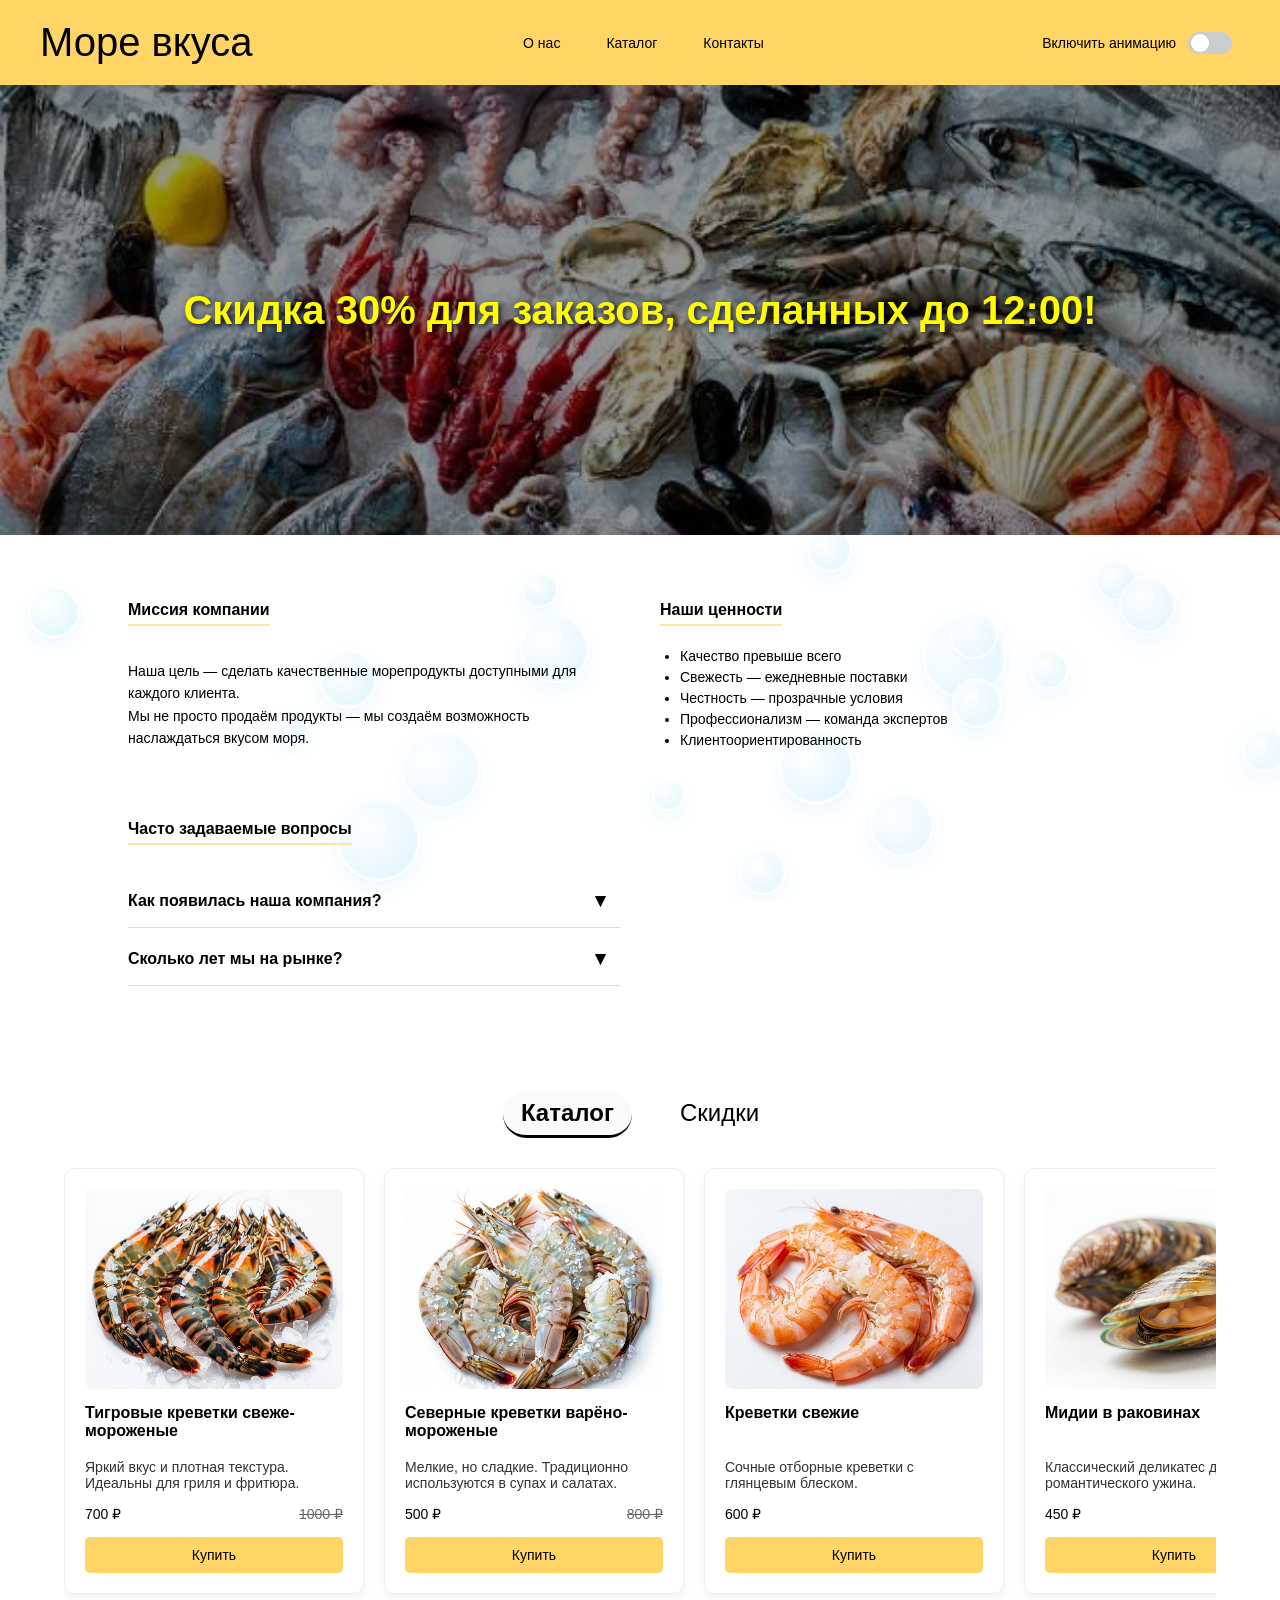
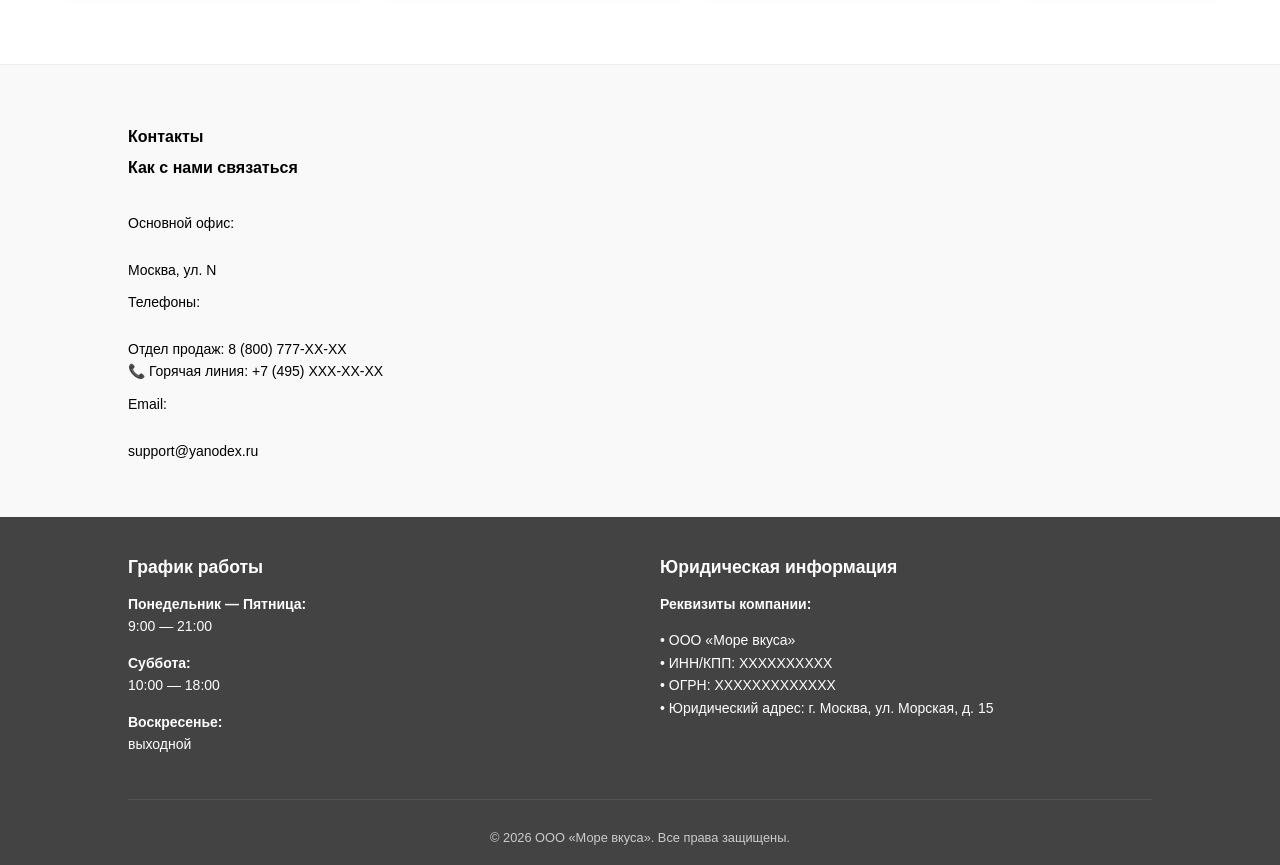
<file: index.html>
<!DOCTYPE html>
<html lang="ru">
<head>
    <meta charset="UTF-8">
    <meta name="viewport" content="width=device-width, initial-scale=1.0, user-scalable=yes">
    <title>Море вкуса</title>
    <link rel="stylesheet" href="style.css">
</head>
<body>
    <header>
        <h1 class="logo">Море вкуса</h1>
        <nav>
            <ul>
                <li><a href="#about">О нас</a></li>
                <li><a href="#catalog">Каталог</a></li>
                <li><a href="#contacts">Контакты</a></li>
            </ul>
        </nav>
        <div class="switch-container" id="animToggleContainer">
            <span>Включить анимацию</span>
            <div class="toggle-switch" id="animToggle"></div>
        </div>
    </header>
    <section class="hero">
        <div class="hero-text">Скидка 30% для заказов, сделанных до 12:00!</div>
    </section>
    <section id="about" class="about-section">
        <div class="content-wrapper">
            <div class="mission-block">
                <h3>Миссия компании</h3>
                <p>Наша цель — сделать качественные морепродукты доступными для каждого клиента.<br>Мы не просто продаём продукты — мы создаём возможность наслаждаться вкусом моря.</p>
            </div>
            <div class="values-block">
                <h3>Наши ценности</h3>
                <ul class="values-list">
                    <li>Качество превыше всего</li>
                    <li>Свежесть — ежедневные поставки</li>
                    <li>Честность — прозрачные условия</li>
                    <li>Профессионализм — команда экспертов</li>
                    <li>Клиентоориентированность</li>
                </ul>
            </div>
            <div class="faq-block">
                <h3>Часто задаваемые вопросы</h3>
                <div class="faq-list">
                    <div class="faq-item">
                        <button class="faq-question">Как появилась наша компания?<span class="icon">▼</span></button>
                        <div class="faq-answer"><p>Наша компания родилась из идеи сделать жизнь людей удобнее. Группа энтузиастов объединилась, чтобы воплощать инновации и менять мир к лучшему.</p></div>
                    </div>
                    <div class="faq-item">
                        <button class="faq-question">Сколько лет мы на рынке?<span class="icon">▼</span></button>
                        <div class="faq-answer"><p>На рынке более 10 лет. За это время:</p><ul><li>Набрали серьёзный опыт</li><li>Создали надёжную клиентскую базу</li><li>Сформировали сильную команду</li><li>Не прекращаем развиваться</li></ul></div>
                    </div>
                </div>
            </div>
        </div>
    </section>
    <section id="catalog" class="catalog-section">
        <div class="tab-switch">
            <span class="tab-link active" data-tab="catalog">Каталог</span>
            <span class="tab-link" data-tab="discounts">Скидки</span>
        </div>
        <div id="tab-catalog" class="tab-content active">
            <div class="slider-container">
                <div class="product-card">
                    <img class="product-img" src="images/tigrovie.jpeg" alt="Тигровые креветки">
                    <div class="product-title">Тигровые креветки свеже-мороженые</div>
                    <div class="product-desc">Яркий вкус и плотная текстура. Идеальны для гриля и фритюра.</div>
                    <div class="price-block"><span class="price">700 ₽</span><span class="old-price">1000 ₽</span></div>
                    <button class="order-btn">Купить</button>
                </div>
                <div class="product-card">
                    <img class="product-img" src="images/sevcrevetki.jpeg" alt="Северные креветки">
                    <div class="product-title">Северные креветки варёно-мороженые</div>
                    <div class="product-desc">Мелкие, но сладкие. Традиционно используются в супах и салатах.</div>
                    <div class="price-block"><span class="price">500 ₽</span><span class="old-price">800 ₽</span></div>
                    <button class="order-btn">Купить</button>
                </div>
                <div class="product-card">
                    <img class="product-img" src="images/crevetkisvez.jpeg" alt="Свежие креветки">
                    <div class="product-title">Креветки свежие</div>
                    <div class="product-desc">Сочные отборные креветки с глянцевым блеском.</div>
                    <div class="price-block"><span class="price">600 ₽</span><span class="old-price" style="visibility: hidden;">-</span></div>
                    <button class="order-btn">Купить</button>
                </div>
                <div class="product-card">
                    <img class="product-img" src="images/midee.jpeg" alt="Мидии">
                    <div class="product-title">Мидии в раковинах</div>
                    <div class="product-desc">Классический деликатес для романтического ужина.</div>
                    <div class="price-block"><span class="price">450 ₽</span><span class="old-price">550 ₽</span></div>
                    <button class="order-btn">Купить</button>
                </div>
                <div class="product-card">
                    <img class="product-img" src="images/losos.jpeg" alt="Лосось">
                    <div class="product-title">Филе лосося охлажденное</div>
                    <div class="product-desc">Премиальное качество, насыщенный цвет.</div>
                    <div class="price-block"><span class="price">1200 ₽</span><span class="old-price">1500 ₽</span></div>
                    <button class="order-btn">Купить</button>
                </div>
            </div>
        </div>
        <div id="tab-discounts" class="tab-content">
            <div class="slider-container">
                <div class="product-card">
                    <img class="product-img" src="images/tigrovie.jpeg" alt="Тигровые креветки">
                    <div class="product-title">Тигровые креветки свеже-мороженые</div>
                    <div class="product-desc">Акция! Сочные гигантские креветки.</div>
                    <div class="price-block"><span class="price">700 ₽</span><span class="old-price">1000 ₽</span><span class="discount-badge">-30%</span></div>
                    <button class="order-btn">Купить</button>
                </div>
                <div class="product-card">
                    <img class="product-img" src="images/sevcrevetki.jpeg" alt="Северные креветки">
                    <div class="product-title">Северные креветки варёно-мороженые</div>
                    <div class="product-desc">Сладкие и нежные, идеальная закуска.</div>
                    <div class="price-block"><span class="price">500 ₽</span><span class="old-price">800 ₽</span><span class="discount-badge">-37%</span></div>
                    <button class="order-btn">Купить</button>
                </div>
                <div class="product-card">
                    <img class="product-img" src="images/midee.jpeg" alt="Мидии">
                    <div class="product-title">Мидии в раковинах</div>
                    <div class="product-desc">Нежнейшие мидии из чистых вод.</div>
                    <div class="price-block"><span class="price">450 ₽</span><span class="old-price">550 ₽</span><span class="discount-badge">-18%</span></div>
                    <button class="order-btn">Купить</button>
                </div>
                <div class="product-card">
                    <img class="product-img" src="images/losos.jpeg" alt="Лосось">
                    <div class="product-title">Филе лосося охлажденное</div>
                    <div class="product-desc">Стейки премиум-класса.</div>
                    <div class="price-block"><span class="price">1200 ₽</span><span class="old-price">1500 ₽</span><span class="discount-badge">-20%</span></div>
                    <button class="order-btn">Купить</button>
                </div>
            </div>
        </div>
    </section>
    <section id="contacts" class="contacts-section">
        <h2 class="section-title">Контакты</h2>
        <div class="contacts-grid">
            <div class="contact-col">
                <h3>Как с нами связаться</h3>
                <div class="contact-info">
                    <p><strong>Основной офис:</strong><br>Москва, ул. N</p>
                    <p><strong>Телефоны:</strong><br>Отдел продаж: 8 (800) 777-XX-XX<br>📞 Горячая линия: +7 (495) XXX-XX-XX</p>
                    <p><strong>Email:</strong><br>support@yanodex.ru</p>
                </div>
            </div>
        </div>
    </section>
    <footer class="footer">
        <div class="footer-content">
            <div class="footer-col"><h4>График работы</h4><p><strong>Понедельник — Пятница:</strong><br>9:00 — 21:00</p><p><strong>Суббота:</strong><br>10:00 — 18:00</p><p><strong>Воскресенье:</strong><br>выходной</p></div>
            <div class="footer-col"><h4>Юридическая информация</h4><p><strong>Реквизиты компании:</strong></p><ul><li>• ООО «Море вкуса»</li><li>• ИНН/КПП: XXXXXXXXXX</li><li>• ОГРН: XXXXXXXXXXXXX</li><li>• Юридический адрес: г. Москва, ул. Морская, д. 15</li></ul></div>
        </div>
        <div class="footer-bottom">© 2026 ООО «Море вкуса». Все права защищены.</div>
    </footer>
    <div class="bubbles-bg" id="bubblesContainer"></div>
    <div id="orderModal" class="modal">
        <div class="modal-content">
            <span class="close-modal">&times;</span>
            <h3>Оформление заказа</h3>
            <form id="orderForm">
                <div class="form-group"><label for="address">Адрес доставки *</label><input type="text" id="address" required placeholder="Улица, дом, квартира"></div>
                <div class="form-group"><label for="phone">Номер телефона *</label><input type="tel" id="phone" required placeholder="+7 (___) ___-__-__"></div>
                <div class="form-group"><label for="card">Номер карты *</label><input type="text" id="card" required placeholder="0000 0000 0000 0000" maxlength="19"></div>
                <button type="submit" class="submit-btn">Отправить</button>
            </form>
        </div>
    </div>
    <div id="loadingModal" class="loading-modal">
        <div class="loading-content">
            <span class="close-modal" id="closeLoading">&times;</span>
            <div class="loading-dots"><div class="dot"></div><div class="dot"></div><div class="dot"></div></div>
        </div>
    </div>
    <div id="successModal" class="success-modal">
        <div class="success-content">
            <span class="close-modal" id="closeSuccess">&times;</span>
            <div class="success-text">Отправка формы завершена!<br>Ожидайте получение заказа в течение 2 часов!</div>
            <svg class="success-checkmark" xmlns="http://www.w3.org/2000/svg" viewBox="0 0 52 52">
                <path class="checkmark-check" fill="none" d="M14.1 27.2l7.1 7.2 16.7-16.8"/>
            </svg>
        </div>
    </div>
    <script src="script.js"></script>
</body>
</html>
</file>
<file: style.css>
/* Основные настройки для всей страницы */
body {
    font-family: 'Inter', sans-serif; 
    margin: 0;                         /* убираем отступы по умолчанию */
    padding: 0;
    color: #000000;                    
    background-color: #fff;          
    position: relative;                
    font-size: 16px;                  
    font-weight: 400;                 
}

a { text-decoration: none; color: inherit; }

ul { list-style: none; padding: 0; margin: 0; }


/* ============================================================
   2. ФОНОВЫЕ ПУЗЫРЬКИ
   ============================================================ */

/* Контейнер для пузырьков — фиксирован на весь экран, клики проходят сквозь */
.bubbles-bg {
    position: fixed;         /* не двигается при скролле */
    top: 0;
    left: 0;
    width: 100%;
    height: 100%;
    pointer-events: none;    /* чтобы не мешать кликам по кнопкам */
    z-index: 0;              /* под основным контентом */
    overflow: hidden;        /* обрезаем пузырьки, выходящие за границы */
}

/* Общие стили для статических и анимированных пузырьков */
.bubble-static, .bubble-animated {
    position: absolute;      /* позиционируются внутри .bubbles-bg */
    border-radius: 50%;      /* делаем круглыми */
    /* Градиент с бликом для объёмного эффекта */
    background: radial-gradient(circle at 35% 35%, #ffffff, #00aaff);
    /* Внешнее свечение и внутренний блик */
    box-shadow: 0 8px 20px rgba(0, 150, 255, 0.5), inset 0 1px 4px rgba(255,255,255,0.9);
    border: 2px solid rgba(255, 255, 255, 0.95); /* почти белая обводка */
    will-change: transform;  /* подсказка браузеру для оптимизации анимации */
}

/* Ключевые кадры анимации подъёма пузырька */
@keyframes floatUp {
    0% {
        transform: translateY(0) translateX(0) scale(1);
        opacity: 0.95;
    }
    50% {
        transform: translateY(-50vh) translateX(15px) scale(1.1);
        opacity: 0.85;
    }
    100% {
        transform: translateY(-110vh) translateX(-15px) scale(0.7);
        opacity: 0;
    }
}


/* ============================================================
   3. ШАПКА САЙТА (HEADER)
   ============================================================ */

header {
    background-color: #FFD666;        
    padding: 20px 40px;
    display: flex;                   
    justify-content: space-between;   /* логотип слева, меню и переключатель справа */
    align-items: center;              /* центрирование по вертикали */
    flex-wrap: wrap;                  /* элементы переносятся на новую строку, если не влезают */
    gap: 10px 20px;                   /* отступы между элементами (вертикаль/горизонталь) */
    position: relative;
    z-index: 10;                      /* выше пузырьков, но ниже модалок */
    color: #000000;
}

/* Логотип — крупный заголовок */
.logo {
    font-size: 2.5rem;               /* 40px (2.5 * 16) */
    font-weight: normal;
    margin: 0;
}

/* Навигационное меню — горизонтальный flex */
nav ul {
    display: flex;
    gap: 30px;                       /* расстояние между пунктами */
    align-items: center;
    flex-wrap: wrap;
}

/* Ссылки в меню */
nav a {
    font-size: 0.875rem;             /* 14px */
    font-weight: 400;
    color: #000000;
    transition: all 0.2s ease;       /* плавное изменение всех свойств при наведении/нажатии */
    padding: 5px 8px;
    border-radius: 8px;              /* скругление фона при наведении */
}

/* Состояние при наведении курсора */
nav a:hover {
    background-color: rgba(0,0,0,0.05);
    transform: translateY(-1px);     /* слегка приподнимаем */
    color: #FFC117;                  /* жёлтый, по макету */
}

/* Состояние при нажатии (активное) */
nav a:active {
    transform: translateY(1px);      /* слегка опускаем */
    color: #BE9010;                  /* тёмно-жёлтый, по макету */
}


/* ============================================================
   4. ПЕРЕКЛЮЧАТЕЛЬ АНИМАЦИИ ПУЗЫРЬКОВ
   ============================================================ */

/* Контейнер, в котором находятся текст и ползунок */
.switch-container {
    display: flex;
    align-items: center;
    gap: 12px;
    font-size: 0.875rem;             /* 14px */
    font-weight: 400;
    cursor: pointer;
    user-select: none;               /* текст не выделяется при клике */
    white-space: nowrap;             /* текст не переносится */
    color: #000000;
    padding: 5px 8px;
    border-radius: 30px;
    transition: background 0.2s;
}

/* При наведении на контейнер — лёгкий серый фон */
.switch-container:hover { background-color: rgba(0,0,0,0.05); }

/* При клике — эффект нажатия (уменьшение) */
.switch-container:active { transform: scale(0.98); }

/* Сам ползунок (переключатель) */
.toggle-switch {
    width: 44px;
    height: 22px;
    background-color: #ccc;          /* серый фон в выключенном состоянии */
    border-radius: 22px;             /* скруглённый прямоугольник */
    position: relative;
    cursor: pointer;
    transition: background-color 0.25s ease;
}

/* Круглый ползунок внутри переключателя (белая точка) */
.toggle-switch::after {
    content: '';
    position: absolute;
    width: 18px;
    height: 18px;
    background-color: white;
    border-radius: 50%;
    top: 2px;
    left: 3px;                       /* начальное положение слева */
    transition: left 0.25s ease;     /* анимация перемещения */
}

/* Активное состояние (включено) — фон синий, ползунок сдвинут вправо */
.toggle-switch.active {
    background-color: #2c7da0;
}
.toggle-switch.active::after {
    left: 23px;
}


/* ============================================================
   5. БАННЕР (HERO)
   ============================================================ */

.hero {
    position: relative;
    height: 50vh;                    /* занимает 50% высоты окна браузера */
    background-image: url('images/banner.jpg'); 
    background-size: cover;        
    background-position: center;    
    display: flex;
    justify-content: center;
    align-items: center;
    z-index: 1;
}

/* Затемняющий слой поверх картинки для читаемости текста */
.hero::before {
    content: '';
    position: absolute;
    top: 0;
    left: 0;
    width: 100%;
    height: 100%;
    background: rgba(0, 0, 0, 0.4);  /* полупрозрачный чёрный */
    z-index: 1;
}

/* Текст на баннере */
.hero-text {
    position: relative;
    z-index: 2;                      /* поверх затемнения */
    font-size: 2.5rem;               /* 40px */
    color: #fffb00;                  /* жёлтый */
    font-weight: bold;
    text-shadow: 2px 2px 5px rgba(0,0,0,0.8); /* тень для читаемости */
    text-align: center;
    padding: 20px;
}


/* ============================================================
   6. СЕКЦИЯ «О НАС»
   ============================================================ */

.about-section {
    padding: 50px 10%;               /* отступы сверху/снизу 50px, слева/справа 10% */
    background: rgba(255, 255, 255, 0.85); /* полупрозрачный белый фон */
    position: relative;
    z-index: 1;
}

/* Контейнер с CSS-сеткой для трёх блоков */
.content-wrapper {
    display: grid;
    grid-template-columns: 1fr 1fr;  /* две колонки одинаковой ширины */
    gap: 40px;
    align-items: start;              /* выравнивание по верхнему краю */
}

/* Позиционирование блоков в сетке */
.mission-block {
    grid-column: 1;                  /* первая колонка */
    grid-row: 1;                     /* первая строка */
}
.values-block {
    grid-column: 2;                  /* вторая колонка */
    grid-row: 1 / 3;                 /* занимает первую и вторую строку (растянут по вертикали) */
}
.faq-block {
    grid-column: 1;                  /* первая колонка */
    grid-row: 2;                     /* вторая строка */
}


/* ============================================================
   7. ЗАГОЛОВКИ И ТЕКСТ
   ============================================================ */

/* Все основные заголовки (h3, section-title, product-title, faq-question) — 16px жирные */
h3, .section-title, .product-title, .faq-question {
    font-size: 1rem;                 /* 16px */
    font-weight: 700;                /* жирный */
}

/* Стиль заголовков h3 — подчёркивание снизу жёлтой линией */
h3 {
    border-bottom: 2px solid #fce8a5;
    display: inline-block;           /* подчёркивание только под текстом, а не на всю ширину */
    padding-bottom: 5px;
    margin-bottom: 20px;
    color: #000000;
}

/* Основной текст (абзацы, списки, метки) — 14px, обычная жирность, высота строки 1.6 */
p, .about-section p, .faq-answer p, .faq-answer li,
.contact-info p, .contact-info strong,
.footer-col p, .footer-col li,
.values-list li,
.modal-content p, .success-text,
.form-group label,
.tab-content p:not(.product-desc):not(.price-block) {
    font-size: 0.875rem;             /* 14px */
    font-weight: 400;
    color: #000000;
    line-height: 1.6;                /* межстрочный интервал для удобочитаемости */
}


/* ============================================================
   8. СПИСОК ЦЕННОСТЕЙ
   ============================================================ */

.values-list {
    padding-left: 0;
    margin-left: 20px;               /* отступ для маркеров */
}
.values-list li {
    list-style-type: disc;           /* стандартные круглые маркеры */
    list-style-position: outside;    /* маркеры слева от текста */
    line-height: 1.5;
}


/* ============================================================
   9. FAQ (АККОРДЕОН)
   ============================================================ */

.faq-list { margin-top: 10px; }

/* Каждый вопрос — разделитель снизу */
.faq-item {
    border-bottom: 1px solid #d4e0e8;
    margin-bottom: 5px;
}

/* Кнопка-заголовок вопроса */
.faq-question {
    background: none;                /* убираем стандартный фон кнопки */
    border: none;                    /* убираем рамку */
    width: 100%;                     /* растягиваем на всю ширину */
    text-align: left;
    padding: 15px 10px 15px 0;
    cursor: pointer;
    display: flex;
    justify-content: space-between;  /* текст слева, иконка справа */
    align-items: center;
    transition: all 0.2s;
    border-radius: 8px;
}

/* При наведении на вопрос — лёгкий серый фон и отступ слева */
.faq-question:hover {
    background-color: rgba(0,0,0,0.03);
    padding-left: 8px;
}
.faq-question:active { transform: scale(0.99); }

/* Иконка-стрелка (▼) */
.faq-question .icon {
    font-size: 1.2rem;
    transition: transform 0.2s;
    color: #000000;
}

/* При открытом состоянии иконка повёрнута на 180° */
.faq-item.active .faq-question .icon {
    transform: rotate(180deg);
}

/* Блок с ответом — скрыт по умолчанию (max-height: 0) */
.faq-answer {
    max-height: 0;
    overflow: hidden;
    transition: max-height 0.3s ease-out;
}

/* При открытом состоянии — раскрывается до 250px */
.faq-item.active .faq-answer {
    max-height: 250px;
    transition: max-height 0.4s ease-in;
    margin-bottom: 15px;
}


/* ============================================================
   10. КАТАЛОГ И СКИДКИ
   ============================================================ */

.catalog-section {
    padding: 50px 5%;
    background: rgba(255, 255, 255, 0.88);
    position: relative;
    z-index: 1;
}

/* Переключатели вкладок (Каталог / Скидки) — flex, центрированы */
.tab-switch {
    display: flex;
    justify-content: center;
    gap: 30px;
    margin-bottom: 30px;
}

/* Каждая вкладка — 24px (по макету) */
.tab-switch span {
    font-size: 1.5rem;               /* 24px */
    font-weight: 400;
    cursor: pointer;
    padding: 8px 18px;
    border-bottom: 3px solid transparent; /* невидимая нижняя граница */
    color: #000000;
    transition: all 0.2s;
    border-radius: 40px;
}

/* При наведении — лёгкий фон, слегка поднимается */
.tab-switch span:hover {
    background-color: rgba(0,0,0,0.04);
    transform: translateY(-2px);
}
/* При нажатии — опускается */
.tab-switch span:active { transform: translateY(1px); }

/* Активная вкладка — жирный шрифт, нижняя граница чёрная */
.tab-switch span.active {
    color: #000000;
    border-bottom-color: #000000;
    font-weight: bold;
    background-color: rgba(0,0,0,0.02);
}

/* Контент вкладок — скрыт по умолчанию, показывается при .active */
.tab-content { display: none; }
.tab-content.active { display: block; }


/* ============================================================
   11. СЛАЙДЕР С КАРТОЧКАМИ ТОВАРОВ
   ============================================================ */

/* Контейнер-слайдер — горизонтальная прокрутка с привязкой */
.slider-container {
    width: 100%;
    overflow-x: auto;
    scroll-snap-type: x mandatory;   /* при прокрутке карточка прилипает к началу */
    display: flex;
    gap: 20px;
    padding-bottom: 20px;            /* место под скроллбар */
    scrollbar-width: thin;           /* тонкий скроллбар в Firefox */
}

/* Стилизация скроллбара в Chrome, Safari, Edge */
.slider-container::-webkit-scrollbar { height: 8px; }
.slider-container::-webkit-scrollbar-thumb { background: #ccc; border-radius: 4px; }

/* Карточка товара */
.product-card {
    flex: 0 0 300px;                 /* фиксированная ширина 300px, не сжимается */
    scroll-snap-align: start;        /* прилипание к началу */
    border: 1px solid #eee;
    border-radius: 10px;
    padding: 20px;
    display: flex;
    flex-direction: column;          /* элементы идут сверху вниз */
    background: rgba(255, 255, 255, 0.95);
    box-shadow: 0 4px 10px rgba(0,0,0,0.05);
    transition: transform 0.2s, box-shadow 0.2s;
    color: #000000;
    box-sizing: border-box;          /* padding не увеличивает общую ширину */
}

/* При наведении на карточку — приподнимается и тень становится больше */
.product-card:hover {
    transform: translateY(-8px);
    box-shadow: 0 12px 20px rgba(0,0,0,0.1);
}

/* Изображение товара */
.product-img {
    width: 100%;                     /* занимает всю ширину карточки */
    height: 200px;
    object-fit: cover;               /* обрезается, чтобы заполнить контейнер */
    border-radius: 8px;
    margin-bottom: 15px;
    background-color: #f0f0f0;       /* фон на время загрузки */
    transition: transform 0.2s;
}

/* При наведении на карточку — картинка слегка увеличивается */
.product-card:hover .product-img {
    transform: scale(1.02);
}

/* Название товара — фиксированная высота для выравнивания */
.product-title {
    margin-bottom: 10px;
    height: 45px;                    /* все названия одинаковой высоты */
    color: #000000;
}

/* Описание товара */
.product-desc {
    font-size: 0.875rem;             /* 14px */
    font-weight: 400;
    color: #333;
    margin-bottom: 15px;
    flex-grow: 1;                    /* занимает оставшееся пространство */
}

/* Блок с ценами (текущая и старая) — flex с распределением по краям */
.price-block {
    display: flex;
    justify-content: space-between;
    align-items: center;
    margin-bottom: 15px;
    font-size: 0.875rem;
    font-weight: 400;
    color: #000000;
}

.price { color: #000000; }
.old-price {
    text-decoration: line-through;   /* зачёркнутый текст */
    color: #666;
    font-size: 0.875rem;
}

/* Бейдж скидки — красный фон, белый текст, скруглённый */
.discount-badge {
    background-color: #FF0000;       /* красный, по макету */
    color: white;
    padding: 3px 8px;
    border-radius: 10px;
    font-size: 0.875rem;
    font-weight: 400;
}


/* ============================================================
   12. КНОПКИ (общие стили для .order-btn и .submit-btn)
   ============================================================ */

.order-btn,
.submit-btn {
    background-color: #FFD666;       /* жёлтый фон */
    color: #000000;
    border: none;
    padding: 10px;
    width: 100%;
    border-radius: 5px;
    cursor: pointer;
    font-size: 0.875rem;
    font-weight: 400;
    transition: all 0.2s;
}

/* При наведении — фон становится темнее, кнопка увеличивается */
.order-btn:hover,
.submit-btn:hover {
    background-color: #FFC117;       /* по макету */
    transform: scale(1.02);
}

/* При нажатии — фон становится ещё темнее, кнопка уменьшается */
.order-btn:active,
.submit-btn:active {
    background-color: #BE9010;       /* по макету */
    transform: scale(0.98);
}


/* ============================================================
   13. МОДАЛЬНЫЕ ОКНА
   ============================================================ */

/* Затемнённый фон для всех модалок */
.modal {
    display: none;                   /* скрыты по умолчанию, JS включает display:flex */
    position: fixed;                 /* фиксированы поверх страницы */
    top: 0;
    left: 0;
    width: 100%;
    height: 100%;
    background: rgba(0,0,0,0.5);     /* полупрозрачный чёрный */
    z-index: 1000;                   /* поверх всего */
    justify-content: center;
    align-items: center;
}

/* Белая карточка модального окна */
.modal-content {
    background: #fff;
    padding: 30px;
    border-radius: 16px;
    max-width: 400px;
    width: 90%;
    position: relative;
    box-shadow: 0 10px 30px rgba(0,0,0,0.3);
    color: #000000;
    animation: fadeInScale 0.2s ease;  /* анимация появления */
}

/* Анимация появления модалки (плавное увеличение) */
@keyframes fadeInScale {
    from { opacity: 0; transform: scale(0.95); }
    to { opacity: 1; transform: scale(1); }
}

/* Заголовок модалки — центрирован */
.modal-content h3 {
    margin-top: 0;
    text-align: center;
    color: #000000;
}

/* Кнопка закрытия (крестик) — абсолютно позиционирована в правом верхнем углу */
.close-modal {
    position: absolute;
    top: 12px;
    right: 15px;
    font-size: 28px;
    font-weight: bold;
    cursor: pointer;
    color: #333;
    background: rgba(255, 255, 255, 0.85);
    width: 32px;
    height: 32px;
    line-height: 30px;
    text-align: center;
    border-radius: 50%;
    transition: 0.2s;
    z-index: 1010;                   /* поверх содержимого модалки */
}

/* При наведении на крестик — меняет фон и цвет, увеличивается */
.close-modal:hover {
    background: #e0e0e0;
    color: #FFC117;
    transform: scale(1.05);
}
.close-modal:active {
    transform: scale(0.95);
    color: #BE9010;
}


/* ============================================================
   14. ФОРМА ЗАКАЗА В МОДАЛЬНОМ ОКНЕ
   ============================================================ */

.form-group { margin-bottom: 15px; }

/* Подписи к полям */
.form-group label {
    display: block;
    margin-bottom: 5px;
    font-weight: 400;
    color: #000000;
}

/* Поля ввода */
.form-group input {
    width: 100%;
    padding: 10px;
    border: 1px solid #ccc;
    border-radius: 8px;
    font-size: 1rem;
    box-sizing: border-box;
    color: #000000;
    transition: border 0.2s, box-shadow 0.2s;
}

/* При фокусе — синяя обводка и тень */
.form-group input:focus {
    outline: none;
    border-color: #00aaff;
    box-shadow: 0 0 0 2px rgba(0,170,255,0.2);
}


/* ============================================================
   15. ЗАГРУЗКА (LOADING) — ТРИ ТОЧКИ
   ============================================================ */

.loading-modal {
    display: none;
    position: fixed;
    top: 0;
    left: 0;
    width: 100%;
    height: 100%;
    background: rgba(0,0,0,0.5);
    z-index: 1100;
    justify-content: center;
    align-items: center;
}

.loading-content {
    background: #fff;
    width: 400px;
    height: 300px;
    border-radius: 16px;
    position: relative;
    display: flex;
    justify-content: center;
    align-items: center;
    animation: fadeInScale 0.2s ease;
}

/* Контейнер для трёх точек */
.loading-dots {
    display: flex;
    gap: 20px;
}

/* Одна точка — серая, анимируется подпрыгиванием */
.dot {
    width: 30px;
    height: 30px;
    border-radius: 50%;
    background: #D9D9D9;             /* серый, по макету */
    animation: bounce 1.4s infinite ease-in-out both;
}

/* Задержка для создания эффекта последовательности */
.dot:nth-child(1) { animation-delay: -0.32s; }
.dot:nth-child(2) { animation-delay: -0.16s; }

/* Анимация подпрыгивания с изменением цвета */
@keyframes bounce {
    0%, 80%, 100% {
        transform: scale(0);
        background: #D9D9D9;
    }
    40% {
        transform: scale(1);
        background: #3FA8FF;          /* синий, по макету */
    }
}


/* ============================================================
   16. УСПЕШНАЯ ОТПРАВКА (SUCCESS) — ГАЛОЧКА
   ============================================================ */

.success-modal {
    display: none;
    position: fixed;
    top: 0;
    left: 0;
    width: 100%;
    height: 100%;
    background: rgba(0,0,0,0.5);
    z-index: 1200;
    justify-content: center;
    align-items: center;
}

.success-content {
    background: #fff;
    width: 400px;
    height: 300px;
    border-radius: 16px;
    position: relative;
    display: flex;
    flex-direction: column;
    justify-content: center;
    align-items: center;
    text-align: center;
    padding: 20px;
    animation: fadeInScale 0.2s ease;
}

/* SVG-иконка галочки */
.success-checkmark {
    width: 100px;
    height: 100px;
    margin-top: 20px;
    margin-bottom: 0;
}

/* Путь галочки (анимируемый) */
.checkmark-check {
    transform-origin: 50% 50%;
    stroke-dasharray: 60;             /* длина штриха */
    stroke-dashoffset: 60;            /* сдвиг, чтобы линия была невидима */
    stroke: #4caf50;                  /* зелёный цвет */
    stroke-width: 4;
    stroke-linecap: round;
    stroke-linejoin: round;
    fill: none;
    animation: stroke 0.5s cubic-bezier(0.65, 0, 0.45, 1) 0.2s forwards;
}

/* Анимация рисования галочки (штрих отрисовывается) */
@keyframes stroke {
    100% { stroke-dashoffset: 0; }
}

.success-text {
    font-size: 0.875rem;
    color: #000000;
    line-height: 1.5;
}


/* ============================================================
   17. КОНТАКТЫ
   ============================================================ */

.contacts-section {
    padding: 50px 10%;
    background: rgba(249, 249, 249, 0.9);
    border-top: 1px solid #eee;
    position: relative;
    z-index: 1;
}

.contacts-grid {
    display: flex;
    flex-wrap: wrap;
    gap: 40px;
}

.contact-col {
    flex: 1;
    min-width: 250px;                /* минимальная ширина колонки */
}

.contact-col h3 {
    margin-top: 0;
    border: none;                    /* убираем подчёркивание для этого заголовка */
    color: #000000;
}

.contact-info p { margin: 5px 0; color: #000000; }
.contact-info strong {
    display: block;                  /* чтобы каждый заголовок был на новой строке */
    margin-top: 10px;
    margin-bottom: 2px;
    color: #000000;
}


/* ============================================================
   18. ПОДВАЛ (FOOTER)
   ============================================================ */

.footer {
    background-color: rgba(51, 51, 51, 0.92); /* тёмный полупрозрачный */
    color: #ffffff;
    padding: 40px 10% 20px;
    position: relative;
    z-index: 1;
}

.footer-content {
    display: flex;
    flex-wrap: wrap;
    gap: 40px;
    margin-bottom: 30px;
    padding-bottom: 30px;
    border-bottom: 1px solid #555;
}

.footer-col {
    flex: 1 1 200px;                 /* базовый размер 200px, может растягиваться/сжиматься */
    min-width: 180px;
}

.footer-col h4 {
    color: #ffffff;
    margin-top: 0;
    margin-bottom: 15px;
    font-size: 1.1rem;
}

.footer-col p, .footer-col ul, .footer-col li { color: #ffffff; }

.footer-bottom {
    text-align: center;
    font-size: 0.8rem;
    color: #cccccc;
}


/* ============================================================
   19. АДАПТИВНОСТЬ (МЕДИА-ЗАПРОСЫ)
   ============================================================ */

/* ---------- ПЛАНШЕТНАЯ ВЕРСИЯ (ширина до 768px) ---------- */
@media (max-width: 768px) {
    .hero { height: 40vh; }
    .hero-text { font-size: 1.5rem; padding: 15px; }
}

/* ---------- ПЛАНШЕТ И МЕНЬШЕ (до 1024px) ---------- */
@media (max-width: 1024px) {
    header { padding: 15px 30px; }
    .logo { font-size: 2rem; }
    nav ul { gap: 20px; }
    .about-section, .catalog-section, .contacts-section, .footer {
        padding-left: 6%;
        padding-right: 6%;
    }
    .content-wrapper { gap: 30px; }
    .product-card { flex: 0 0 280px; padding: 15px; }
    .product-img { height: 170px; }
    .modal-content, .loading-content, .success-content {
        max-width: 90%;
        width: 450px;
    }
}

/* ---------- МОБИЛЬНАЯ ВЕРСИЯ (до 767px) ---------- */
@media (max-width: 767px) {
    /* Шапка остаётся горизонтальной, но элементы становятся компактнее */
    header {
        padding: 10px 15px;
        flex-direction: row;          /* явно горизонтальная */
        flex-wrap: wrap;
        gap: 8px 15px;
    }
    .logo { font-size: 1.4rem; }
    nav ul { gap: 8px; flex-wrap: wrap; }
    nav a {
        font-size: 0.625rem;          /* 10px — по макету */
        padding: 4px 6px;
    }
    .switch-container {
        font-size: 0.625rem;
        gap: 6px;
    }
    .switch-container span {
        font-size: 0.625rem;
    }

    .hero { height: 35vh; }
    .hero-text {
        font-size: 1.3rem;
        padding: 10px;
    }

    /* Уменьшаем боковые отступы секций */
    .about-section, .catalog-section, .contacts-section, .footer {
        padding-left: 4%;
        padding-right: 4%;
        padding-top: 30px;
        padding-bottom: 30px;
    }

    /* «О нас» — перестраиваем в одну колонку, порядок: Миссия → Ценности → FAQ */
    .content-wrapper {
        display: flex;
        flex-direction: column;
        gap: 25px;
    }
    .mission-block { order: 1; }
    .values-block { order: 2; }
    .faq-block   { order: 3; }

    /* Заголовки — 12px (по макету) */
    h3, .section-title, .product-title, .faq-question {
        font-size: 0.75rem;
        font-weight: 700;
    }
    h3 {
        font-size: 0.75rem;
        margin-bottom: 15px;
    }

    /* Основной текст (кроме карточек) — 10px (по макету) */
    .about-section p, .faq-answer p, .faq-answer li,
    .contact-info p, .contact-info strong,
    .footer-col p, .footer-col li,
    .values-list li,
    .modal-content p, .success-text,
    .form-group label,
    .tab-content p:not(.product-desc):not(.price-block) {
        font-size: 0.625rem;
        font-weight: 400;
    }

    /* Карточки и кнопки — остаются 14px для читаемости */
    .product-desc,
    .price-block,
    .price,
    .old-price,
    .discount-badge,
    .order-btn,
    .submit-btn {
        font-size: 0.875rem;
        font-weight: 400;
    }

    .faq-list { margin-top: 15px; }
    .values-list { margin-top: 10px; }

    /* Карточки товаров — уменьшенный размер: 250×400, картинка 200×200 */
    .product-card {
        flex: 0 0 250px;
        width: 250px;
        height: 400px;
        padding: 10px;
        box-sizing: border-box;
        scroll-snap-align: center;
        display: flex;
        flex-direction: column;
        justify-content: space-between;
    }
    .product-img {
        width: 200px;
        height: 200px;
        object-fit: cover;
        margin: 0 auto 10px auto;      /* центрируем картинку */
        border-radius: 8px;
    }
    .product-title {
        height: auto;
        font-size: 0.875rem;
        margin-bottom: 5px;
        text-align: left;              /* текст слева — по макету */
    }
    .product-desc {
        font-size: 0.875rem;
        margin-bottom: 8px;
        text-align: left;
        flex-grow: 0;                  /* не растягивается */
    }
    .price-block {
        font-size: 0.875rem;
        margin-bottom: 8px;
        justify-content: space-between;
    }
    .order-btn {
        font-size: 0.875rem;
        padding: 8px;
        margin-top: auto;              /* кнопка прижимается к низу */
    }

    /* Вкладки «Каталог/Скидки» — 12px (по макету) */
    .tab-switch {
        gap: 15px;
        margin-bottom: 20px;
    }
    .tab-switch span {
        font-size: 0.75rem;
        font-weight: 400;
        padding: 6px 15px;
    }

    /* Модалки — меньше */
    .modal-content, .loading-content, .success-content {
        width: 92%;
        padding: 20px;
        max-width: 350px;
    }
    .loading-content {
        width: 280px;
        height: 220px;
    }
    .success-content {
        width: 280px;
        height: 280px;
        flex-direction: column;
        justify-content: center;
    }
    .success-checkmark {
        width: 80px;
        height: 80px;
        margin-top: 15px;
    }
    .success-text {
        font-size: 0.875rem;
    }
    .dot {
        width: 22px;
        height: 22px;
    }
    .close-modal {
        font-size: 24px;
        width: 28px;
        height: 28px;
        line-height: 26px;
        top: 8px;
        right: 12px;
    }

    /* Контакты — одна колонка */
    .contacts-grid {
        flex-direction: column;
        gap: 20px;
    }

    /* Подвал — две колонки, не складывается в одну (по вашему требованию) */
    .footer-content {
        gap: 20px;
    }
    .footer-col {
        flex: 1 1 150px;
        min-width: 120px;
    }
}

/* ---------- ОЧЕНЬ МАЛЕНЬКИЕ ЭКРАНЫ (до 480px) ---------- */
@media (max-width: 480px) {
    .logo { font-size: 1.2rem; }
    .hero-text { font-size: 1.0rem; }
    nav ul {
        gap: 5px;
        flex-wrap: wrap;
        justify-content: center;
    }
    nav a {
        font-size: 0.6rem;
        padding: 3px 5px;
    }
    .switch-container span {
        display: none;                 /* скрываем текст переключателя, остаётся только ползунок */
    }
    .product-card {
        flex: 0 0 200px;
        width: 200px;
        height: 360px;
        padding: 8px;
    }
    .product-img {
        width: 160px;
        height: 160px;
    }
    .footer-col {
        flex: 1 1 100%;
        min-width: 100%;               /* подвал — одна колонка */
    }
}
</file>
